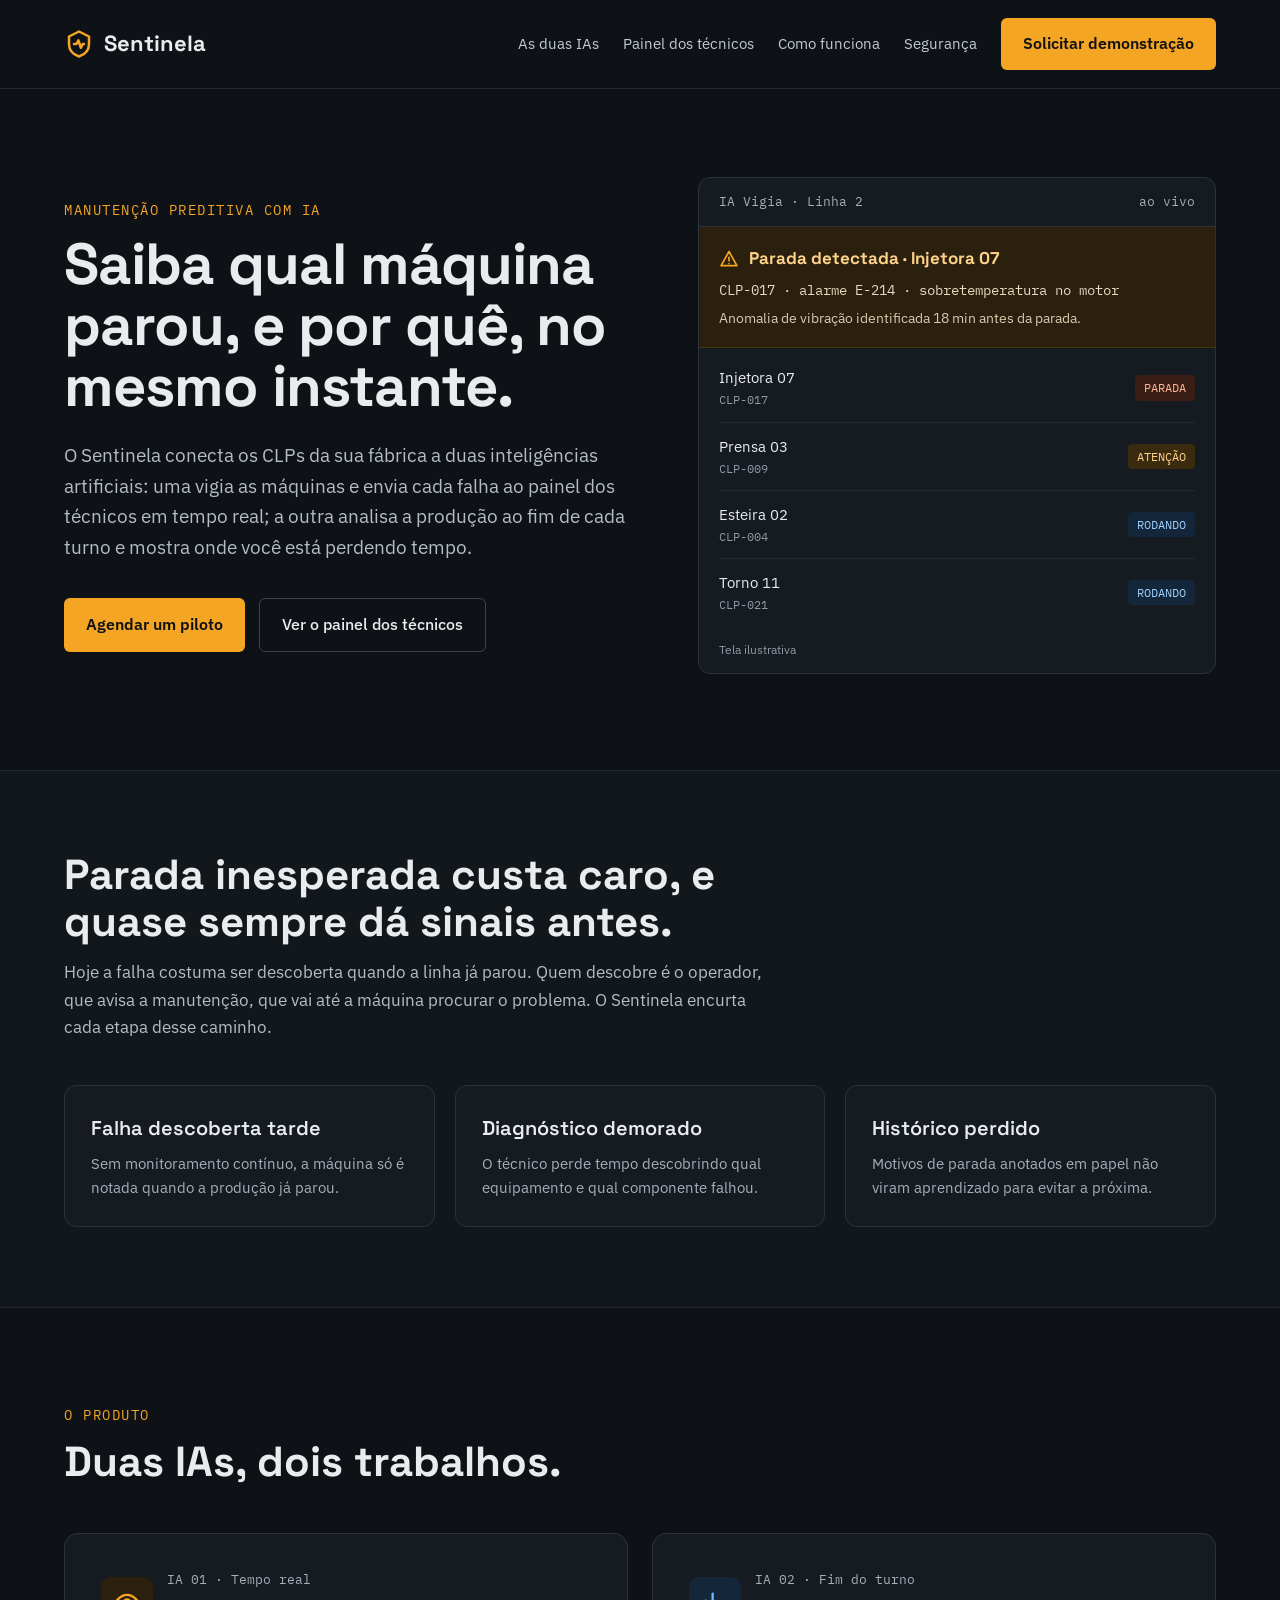
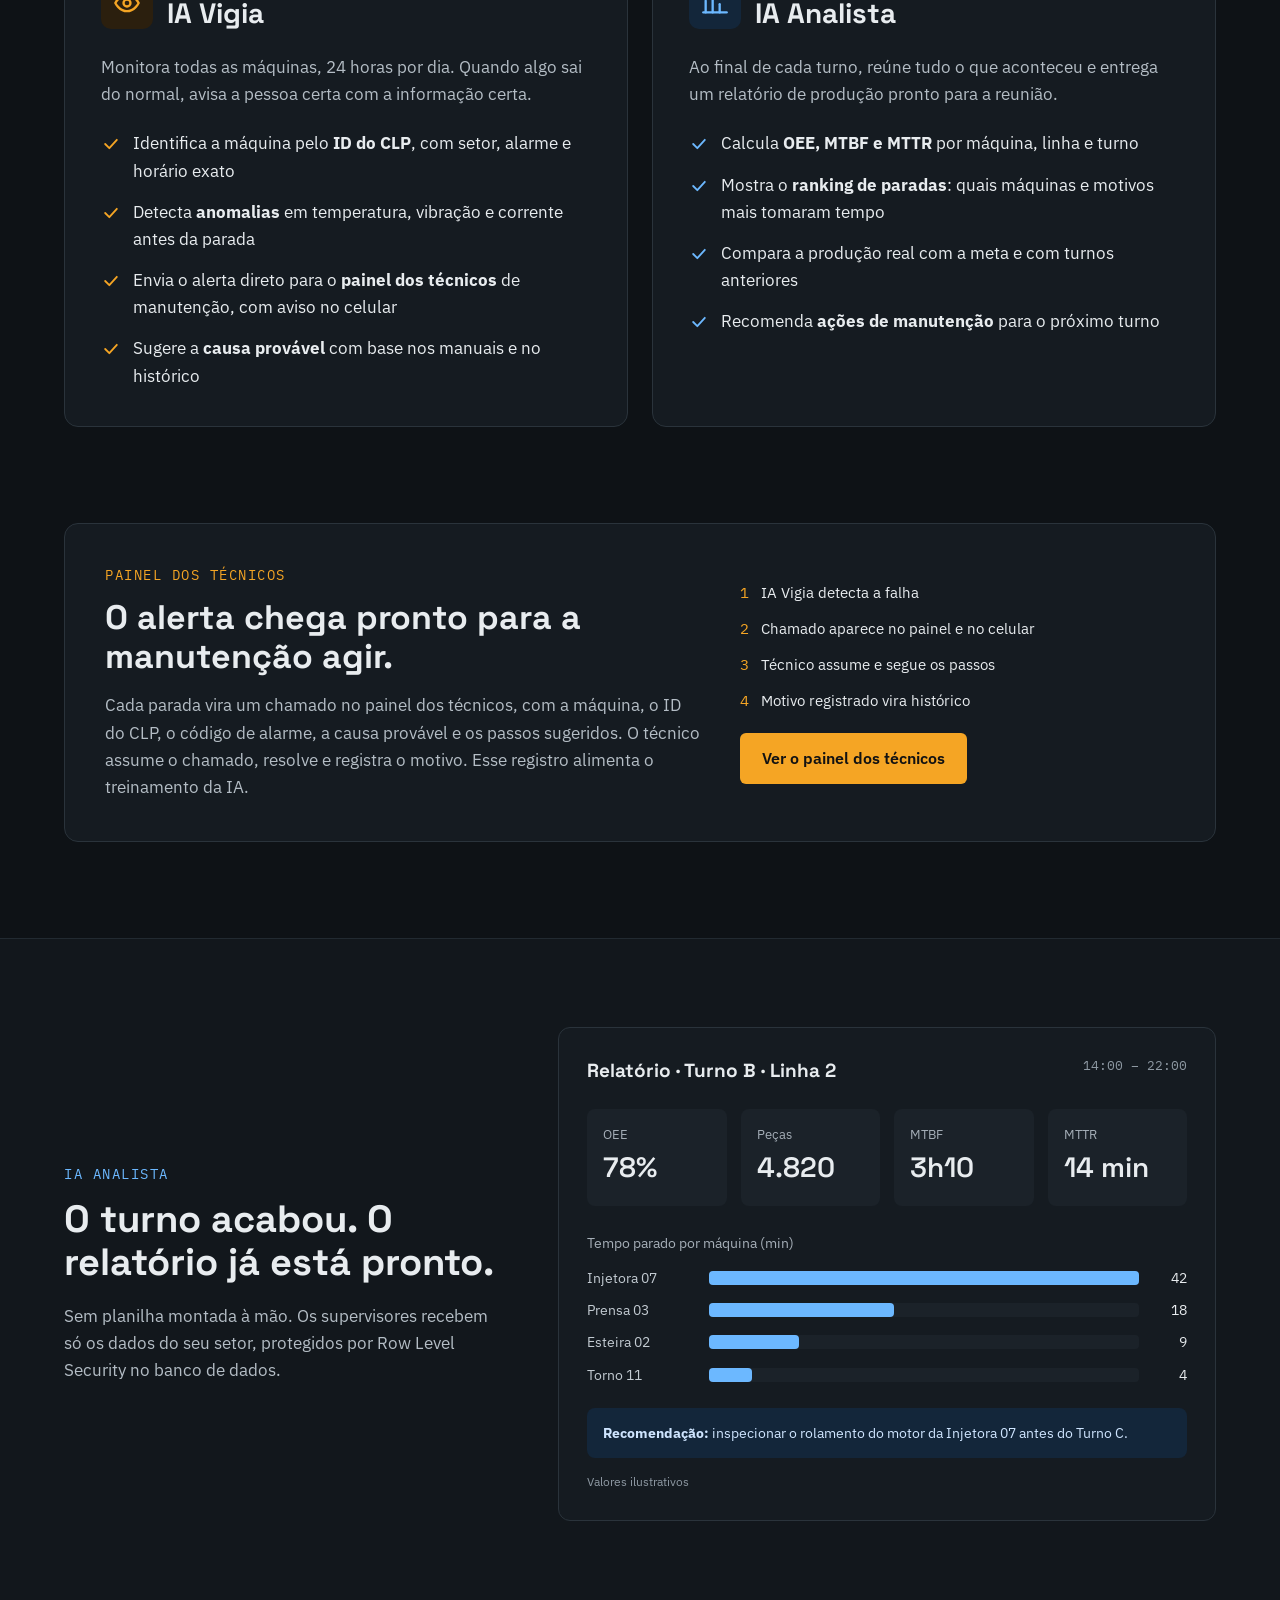
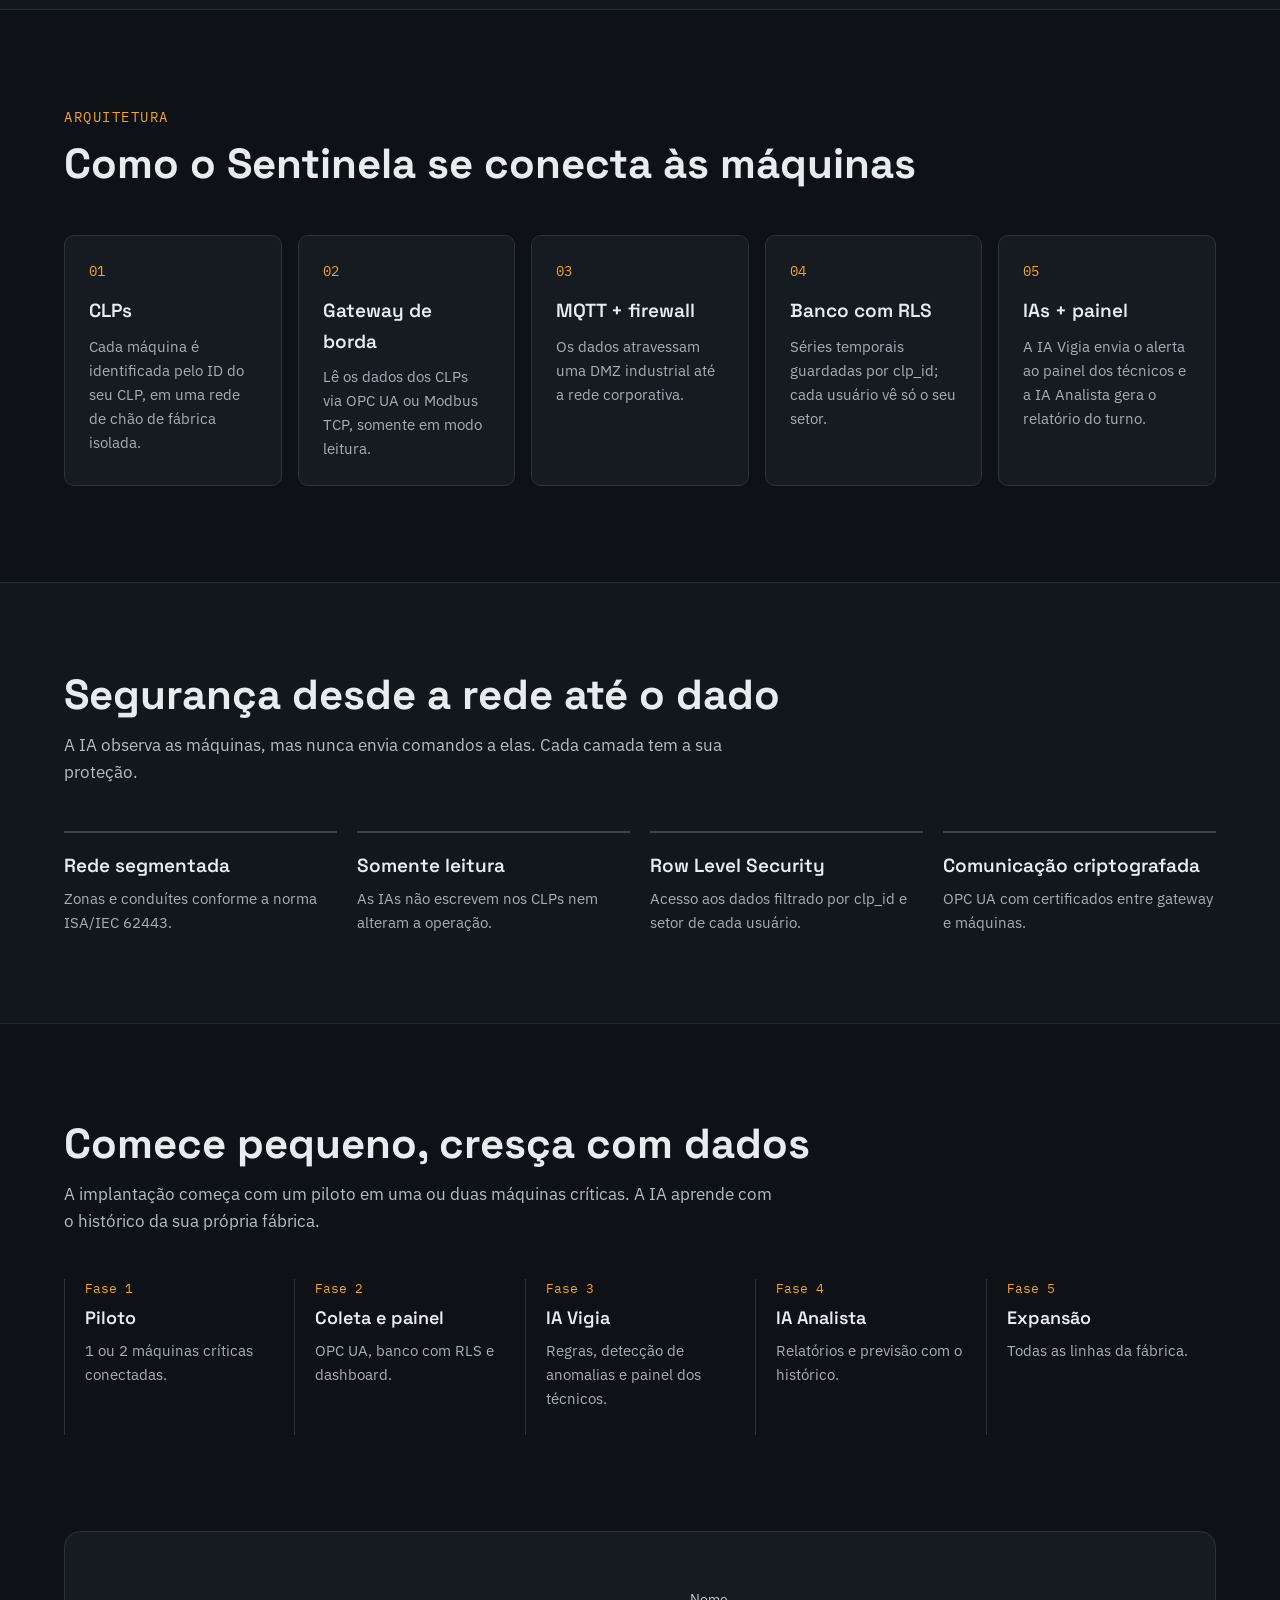
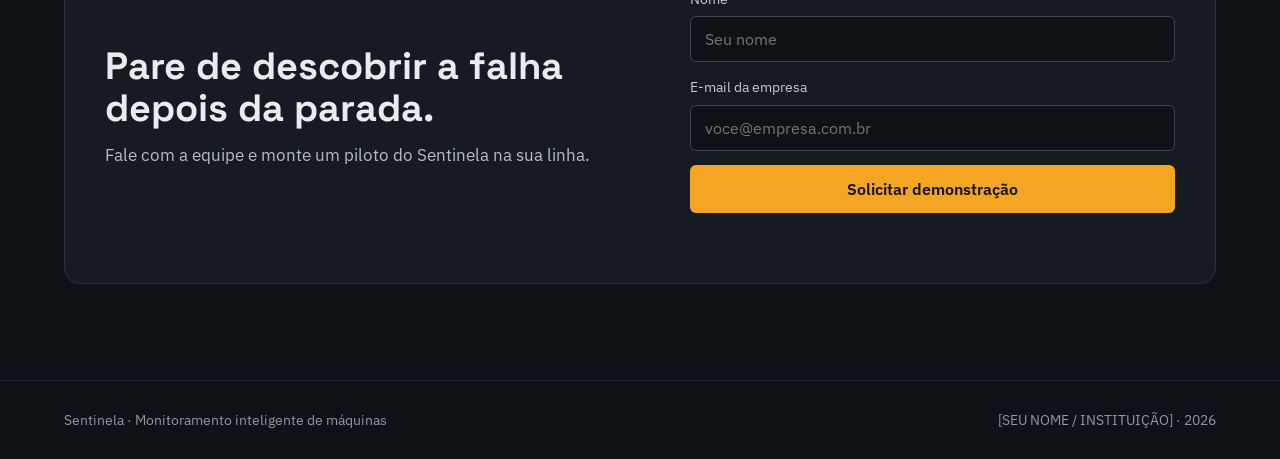
<file: index.html>
<!doctype html>
<html lang="pt-BR">
<head>
<meta charset="utf-8">
<meta name="viewport" content="width=device-width, initial-scale=1">
<title>Sentinela — Monitoramento inteligente de máquinas</title>
<meta name="description" content="Sentinela conecta os CLPs da fábrica a duas IAs: uma monitora as máquinas e alerta os técnicos, outra analisa a produção ao fim de cada turno.">
<link rel="preconnect" href="https://fonts.googleapis.com">
<link rel="preconnect" href="https://fonts.gstatic.com" crossorigin>
<link rel="stylesheet" href="https://fonts.googleapis.com/css2?family=Space+Grotesk:wght@500;600;700&family=IBM+Plex+Sans:wght@400;500;600&family=IBM+Plex+Mono:wght@400;500&display=swap">
<link rel="stylesheet" href="style.css">
<link rel="icon" href="data:image/svg+xml,%3Csvg xmlns='http://www.w3.org/2000/svg' viewBox='0 0 24 24' fill='none' stroke='%23F5A524' stroke-width='2' stroke-linecap='round' stroke-linejoin='round'%3E%3Cpath d='M12 2l8 4v6c0 5-3.5 8.5-8 10-4.5-1.5-8-5-8-10V6z'/%3E%3Cpath d='M8 12h2l1.5-3 2 6 1.5-3h1'/%3E%3C/svg%3E">
</head>
<body>

<header class="top">
<nav class="wrap" aria-label="Principal">
<a href="#topo" class="logo">
<svg width="30" height="30" viewBox="0 0 24 24" fill="none" stroke="#F5A524" stroke-width="2" stroke-linecap="round" stroke-linejoin="round" aria-hidden="true"><path d="M12 2l8 4v6c0 5-3.5 8.5-8 10-4.5-1.5-8-5-8-10V6z"/><path d="M8 12h2l1.5-3 2 6 1.5-3h1"/></svg>
<span>Sentinela</span>
</a>
<div class="links">
<a href="#ias">As duas IAs</a>
<a href="#painel">Painel dos técnicos</a>
<a href="#como-funciona">Como funciona</a>
<a href="#seguranca">Segurança</a>
<a href="#contato" class="btn">Solicitar demonstração</a>
</div>
</nav>
</header>

<main>
<!-- HERO -->
<section id="topo" class="wrap hero">
<div style="flex:1 1 480px;min-width:0">
<p class="eyebrow">Manutenção preditiva com IA</p>
<h1>Saiba qual máquina parou, e por quê, no mesmo instante.</h1>
<p class="lead">O Sentinela conecta os CLPs da sua fábrica a duas inteligências artificiais: uma vigia as máquinas e envia cada falha ao painel dos técnicos em tempo real; a outra analisa a produção ao fim de cada turno e mostra onde você está perdendo tempo.</p>
<div style="display:flex;flex-wrap:wrap;gap:14px">
<a href="#contato" class="btn">Agendar um piloto</a>
<a href="painel.html" class="btn btn-ghost">Ver o painel dos técnicos</a>
</div>
</div>

<div class="card" style="flex:1 1 420px;min-width:0;overflow:hidden">
<div class="mono" style="display:flex;justify-content:space-between;padding:14px 20px;border-bottom:1px solid var(--line2);font-size:13px;color:var(--muted2)">
<span>IA Vigia · Linha 2</span><span>ao vivo</span>
</div>
<div style="padding:18px 20px;background:#2B1F0E;border-bottom:1px solid #4A3512">
<div style="display:flex;align-items:center;gap:10px;margin-bottom:6px">
<svg width="20" height="20" viewBox="0 0 24 24" fill="none" stroke="#F5A524" stroke-width="2" stroke-linecap="round" stroke-linejoin="round" aria-hidden="true"><path d="M12 3l9.5 17h-19z"/><path d="M12 10v4"/><path d="M12 17.5v.01"/></svg>
<strong class="disp" style="font-size:17px;color:#FFD38A">Parada detectada · Injetora 07</strong>
</div>
<p class="mono" style="margin:0;font-size:14px;color:#E8D9C0">CLP-017 · alarme E-214 · sobretemperatura no motor</p>
<p style="margin:6px 0 0;font-size:14px;color:#D9C9AE">Anomalia de vibração identificada 18 min antes da parada.</p>
</div>
<div style="padding:6px 20px 8px">
<div class="mrow"><div><div>Injetora 07</div><div class="mono small">CLP-017</div></div><span class="badge b-crit">PARADA</span></div>
<div class="mrow"><div><div>Prensa 03</div><div class="mono small">CLP-009</div></div><span class="badge b-warn">ATENÇÃO</span></div>
<div class="mrow"><div><div>Esteira 02</div><div class="mono small">CLP-004</div></div><span class="badge b-ok">RODANDO</span></div>
<div class="mrow" style="border-bottom:none"><div><div>Torno 11</div><div class="mono small">CLP-021</div></div><span class="badge b-ok">RODANDO</span></div>
</div>
<p class="small" style="margin:0;padding:6px 20px 14px">Tela ilustrativa</p>
</div>
</section>

<!-- PROBLEMA -->
<section class="band">
<div class="wrap" style="padding-top:80px;padding-bottom:80px">
<h2 style="max-width:760px">Parada inesperada custa caro, e quase sempre dá sinais antes.</h2>
<p class="lead" style="margin:0 0 44px">Hoje a falha costuma ser descoberta quando a linha já parou. Quem descobre é o operador, que avisa a manutenção, que vai até a máquina procurar o problema. O Sentinela encurta cada etapa desse caminho.</p>
<div class="grid">
<div class="card" style="padding:26px"><p class="disp" style="margin:0 0 8px;font-size:20px;font-weight:600">Falha descoberta tarde</p><p style="margin:0;color:var(--muted2);font-size:15px">Sem monitoramento contínuo, a máquina só é notada quando a produção já parou.</p></div>
<div class="card" style="padding:26px"><p class="disp" style="margin:0 0 8px;font-size:20px;font-weight:600">Diagnóstico demorado</p><p style="margin:0;color:var(--muted2);font-size:15px">O técnico perde tempo descobrindo qual equipamento e qual componente falhou.</p></div>
<div class="card" style="padding:26px"><p class="disp" style="margin:0 0 8px;font-size:20px;font-weight:600">Histórico perdido</p><p style="margin:0;color:var(--muted2);font-size:15px">Motivos de parada anotados em papel não viram aprendizado para evitar a próxima.</p></div>
</div>
</div>
</section>

<!-- AS DUAS IAs -->
<section id="ias" class="wrap" style="padding-top:96px;padding-bottom:96px">
<p class="eyebrow">O produto</p>
<h2 style="margin-bottom:48px">Duas IAs, dois trabalhos.</h2>
<div class="row">

<article class="card" style="flex:1 1 440px;min-width:0;padding:36px;border-radius:14px">
<div style="display:flex;align-items:center;gap:14px;margin-bottom:18px">
<div style="width:52px;height:52px;border-radius:10px;background:#2B1F0E;display:flex;align-items:center;justify-content:center">
<svg width="28" height="28" viewBox="0 0 24 24" fill="none" stroke="#F5A524" stroke-width="2" stroke-linecap="round" stroke-linejoin="round" aria-hidden="true"><path d="M2 12s3.5-7 10-7 10 7 10 7-3.5 7-10 7-10-7-10-7z"/><circle cx="12" cy="12" r="3"/></svg>
</div>
<div><p class="mono" style="margin:0;font-size:13px;color:var(--muted2)">IA 01 · Tempo real</p><h3 style="margin:0;font-size:28px">IA Vigia</h3></div>
</div>
<p style="margin:0 0 22px;color:var(--muted)">Monitora todas as máquinas, 24 horas por dia. Quando algo sai do normal, avisa a pessoa certa com a informação certa.</p>
<ul class="check">
<li><svg width="20" height="20" viewBox="0 0 24 24" fill="none" stroke="#F5A524" stroke-width="2.2" stroke-linecap="round" stroke-linejoin="round" aria-hidden="true"><path d="M5 12l5 5 9-10"/></svg><span>Identifica a máquina pelo <strong>ID do CLP</strong>, com setor, alarme e horário exato</span></li>
<li><svg width="20" height="20" viewBox="0 0 24 24" fill="none" stroke="#F5A524" stroke-width="2.2" stroke-linecap="round" stroke-linejoin="round" aria-hidden="true"><path d="M5 12l5 5 9-10"/></svg><span>Detecta <strong>anomalias</strong> em temperatura, vibração e corrente antes da parada</span></li>
<li><svg width="20" height="20" viewBox="0 0 24 24" fill="none" stroke="#F5A524" stroke-width="2.2" stroke-linecap="round" stroke-linejoin="round" aria-hidden="true"><path d="M5 12l5 5 9-10"/></svg><span>Envia o alerta direto para o <strong>painel dos técnicos</strong> de manutenção, com aviso no celular</span></li>
<li><svg width="20" height="20" viewBox="0 0 24 24" fill="none" stroke="#F5A524" stroke-width="2.2" stroke-linecap="round" stroke-linejoin="round" aria-hidden="true"><path d="M5 12l5 5 9-10"/></svg><span>Sugere a <strong>causa provável</strong> com base nos manuais e no histórico</span></li>
</ul>
</article>

<article class="card" style="flex:1 1 440px;min-width:0;padding:36px;border-radius:14px">
<div style="display:flex;align-items:center;gap:14px;margin-bottom:18px">
<div style="width:52px;height:52px;border-radius:10px;background:#13263A;display:flex;align-items:center;justify-content:center">
<svg width="28" height="28" viewBox="0 0 24 24" fill="none" stroke="#6CB8FF" stroke-width="2" stroke-linecap="round" stroke-linejoin="round" aria-hidden="true"><path d="M4 20V10"/><path d="M10 20V4"/><path d="M16 20v-7"/><path d="M22 20H2"/></svg>
</div>
<div><p class="mono" style="margin:0;font-size:13px;color:var(--muted2)">IA 02 · Fim do turno</p><h3 style="margin:0;font-size:28px">IA Analista</h3></div>
</div>
<p style="margin:0 0 22px;color:var(--muted)">Ao final de cada turno, reúne tudo o que aconteceu e entrega um relatório de produção pronto para a reunião.</p>
<ul class="check">
<li><svg width="20" height="20" viewBox="0 0 24 24" fill="none" stroke="#6CB8FF" stroke-width="2.2" stroke-linecap="round" stroke-linejoin="round" aria-hidden="true"><path d="M5 12l5 5 9-10"/></svg><span>Calcula <strong>OEE, MTBF e MTTR</strong> por máquina, linha e turno</span></li>
<li><svg width="20" height="20" viewBox="0 0 24 24" fill="none" stroke="#6CB8FF" stroke-width="2.2" stroke-linecap="round" stroke-linejoin="round" aria-hidden="true"><path d="M5 12l5 5 9-10"/></svg><span>Mostra o <strong>ranking de paradas</strong>: quais máquinas e motivos mais tomaram tempo</span></li>
<li><svg width="20" height="20" viewBox="0 0 24 24" fill="none" stroke="#6CB8FF" stroke-width="2.2" stroke-linecap="round" stroke-linejoin="round" aria-hidden="true"><path d="M5 12l5 5 9-10"/></svg><span>Compara a produção real com a meta e com turnos anteriores</span></li>
<li><svg width="20" height="20" viewBox="0 0 24 24" fill="none" stroke="#6CB8FF" stroke-width="2.2" stroke-linecap="round" stroke-linejoin="round" aria-hidden="true"><path d="M5 12l5 5 9-10"/></svg><span>Recomenda <strong>ações de manutenção</strong> para o próximo turno</span></li>
</ul>
</article>

</div>
</section>

<!-- PAINEL DOS TÉCNICOS -->
<section id="painel" class="wrap" style="padding-bottom:96px">
<div class="card" style="padding:40px;border-radius:14px;display:flex;flex-wrap:wrap;gap:40px;align-items:center">
<div style="flex:1 1 460px;min-width:0">
<p class="eyebrow">Painel dos técnicos</p>
<h2 style="font-size:34px;line-height:1.15;margin-bottom:16px">O alerta chega pronto para a manutenção agir.</h2>
<p style="margin:0;color:var(--muted)">Cada parada vira um chamado no painel dos técnicos, com a máquina, o ID do CLP, o código de alarme, a causa provável e os passos sugeridos. O técnico assume o chamado, resolve e registra o motivo. Esse registro alimenta o treinamento da IA.</p>
</div>
<div style="flex:1 1 300px;min-width:0;display:flex;flex-direction:column;gap:12px;font-size:15px">
<div style="display:flex;gap:12px"><span class="mono" style="color:var(--accent)">1</span><span>IA Vigia detecta a falha</span></div>
<div style="display:flex;gap:12px"><span class="mono" style="color:var(--accent)">2</span><span>Chamado aparece no painel e no celular</span></div>
<div style="display:flex;gap:12px"><span class="mono" style="color:var(--accent)">3</span><span>Técnico assume e segue os passos</span></div>
<div style="display:flex;gap:12px"><span class="mono" style="color:var(--accent)">4</span><span>Motivo registrado vira histórico</span></div>
<a href="painel.html" class="btn" style="margin-top:8px;align-self:flex-start">Ver o painel dos técnicos</a>
</div>
</div>
</section>

<!-- RELATÓRIO DE TURNO -->
<section class="band">
<div class="wrap" style="padding-top:88px;padding-bottom:88px;display:flex;flex-wrap:wrap;gap:56px;align-items:center">
<div style="flex:1 1 340px;min-width:0">
<p class="eyebrow" style="color:var(--blue)">IA Analista</p>
<h2 style="font-size:38px;line-height:1.15;margin-bottom:18px">O turno acabou. O relatório já está pronto.</h2>
<p style="margin:0;color:var(--muted)">Sem planilha montada à mão. Os supervisores recebem só os dados do seu setor, protegidos por Row Level Security no banco de dados.</p>
</div>
<div class="card" style="flex:1 1 560px;min-width:0;padding:28px">
<div style="display:flex;flex-wrap:wrap;justify-content:space-between;gap:8px;margin-bottom:22px">
<strong class="disp" style="font-size:19px">Relatório · Turno B · Linha 2</strong>
<span class="mono small" style="font-size:13px">14:00 – 22:00</span>
</div>
<div style="display:grid;grid-template-columns:repeat(auto-fit,minmax(130px,1fr));gap:14px;margin-bottom:26px">
<div class="info" style="padding:16px"><p style="font-size:13px;color:var(--muted2)">OEE</p><p class="disp" style="font-size:28px;font-weight:600">78%</p></div>
<div class="info" style="padding:16px"><p style="font-size:13px;color:var(--muted2)">Peças</p><p class="disp" style="font-size:28px;font-weight:600">4.820</p></div>
<div class="info" style="padding:16px"><p style="font-size:13px;color:var(--muted2)">MTBF</p><p class="disp" style="font-size:28px;font-weight:600">3h10</p></div>
<div class="info" style="padding:16px"><p style="font-size:13px;color:var(--muted2)">MTTR</p><p class="disp" style="font-size:28px;font-weight:600">14 min</p></div>
</div>
<p style="margin:0 0 12px;font-size:14px;color:var(--muted2)">Tempo parado por máquina (min)</p>
<div id="bars" style="display:flex;flex-direction:column;gap:10px;margin-bottom:22px"></div>
<div style="background:#13263A;border-radius:8px;padding:14px 16px;font-size:14px;color:#CFE5FF"><strong>Recomendação:</strong> inspecionar o rolamento do motor da Injetora 07 antes do Turno C.</div>
<p class="small" style="margin:14px 0 0">Valores ilustrativos</p>
</div>
</div>
</section>

<!-- COMO FUNCIONA -->
<section id="como-funciona" class="wrap" style="padding-top:96px;padding-bottom:96px">
<p class="eyebrow">Arquitetura</p>
<h2 style="margin-bottom:48px">Como o Sentinela se conecta às máquinas</h2>
<div class="grid" style="grid-template-columns:repeat(auto-fit,minmax(200px,1fr));gap:16px">
<div class="card" style="padding:24px;border-radius:10px"><p class="mono" style="margin:0 0 14px;font-size:14px;color:var(--accent)">01</p><p class="disp" style="margin:0 0 8px;font-size:19px;font-weight:600">CLPs</p><p style="margin:0;font-size:15px;color:var(--muted2)">Cada máquina é identificada pelo ID do seu CLP, em uma rede de chão de fábrica isolada.</p></div>
<div class="card" style="padding:24px;border-radius:10px"><p class="mono" style="margin:0 0 14px;font-size:14px;color:var(--accent)">02</p><p class="disp" style="margin:0 0 8px;font-size:19px;font-weight:600">Gateway de borda</p><p style="margin:0;font-size:15px;color:var(--muted2)">Lê os dados dos CLPs via OPC UA ou Modbus TCP, somente em modo leitura.</p></div>
<div class="card" style="padding:24px;border-radius:10px"><p class="mono" style="margin:0 0 14px;font-size:14px;color:var(--accent)">03</p><p class="disp" style="margin:0 0 8px;font-size:19px;font-weight:600">MQTT + firewall</p><p style="margin:0;font-size:15px;color:var(--muted2)">Os dados atravessam uma DMZ industrial até a rede corporativa.</p></div>
<div class="card" style="padding:24px;border-radius:10px"><p class="mono" style="margin:0 0 14px;font-size:14px;color:var(--accent)">04</p><p class="disp" style="margin:0 0 8px;font-size:19px;font-weight:600">Banco com RLS</p><p style="margin:0;font-size:15px;color:var(--muted2)">Séries temporais guardadas por clp_id; cada usuário vê só o seu setor.</p></div>
<div class="card" style="padding:24px;border-radius:10px"><p class="mono" style="margin:0 0 14px;font-size:14px;color:var(--accent)">05</p><p class="disp" style="margin:0 0 8px;font-size:19px;font-weight:600">IAs + painel</p><p style="margin:0;font-size:15px;color:var(--muted2)">A IA Vigia envia o alerta ao painel dos técnicos e a IA Analista gera o relatório do turno.</p></div>
</div>
</section>

<!-- SEGURANÇA -->
<section id="seguranca" class="band">
<div class="wrap" style="padding-top:88px;padding-bottom:88px">
<h2>Segurança desde a rede até o dado</h2>
<p class="lead" style="margin:0 0 44px">A IA observa as máquinas, mas nunca envia comandos a elas. Cada camada tem a sua proteção.</p>
<div class="grid" style="grid-template-columns:repeat(auto-fit,minmax(250px,1fr))">
<div style="border-top:2px solid var(--line3);padding-top:18px"><p class="disp" style="margin:0 0 6px;font-size:19px;font-weight:600">Rede segmentada</p><p style="margin:0;font-size:15px;color:var(--muted2)">Zonas e conduítes conforme a norma ISA/IEC 62443.</p></div>
<div style="border-top:2px solid var(--line3);padding-top:18px"><p class="disp" style="margin:0 0 6px;font-size:19px;font-weight:600">Somente leitura</p><p style="margin:0;font-size:15px;color:var(--muted2)">As IAs não escrevem nos CLPs nem alteram a operação.</p></div>
<div style="border-top:2px solid var(--line3);padding-top:18px"><p class="disp" style="margin:0 0 6px;font-size:19px;font-weight:600">Row Level Security</p><p style="margin:0;font-size:15px;color:var(--muted2)">Acesso aos dados filtrado por clp_id e setor de cada usuário.</p></div>
<div style="border-top:2px solid var(--line3);padding-top:18px"><p class="disp" style="margin:0 0 6px;font-size:19px;font-weight:600">Comunicação criptografada</p><p style="margin:0;font-size:15px;color:var(--muted2)">OPC UA com certificados entre gateway e máquinas.</p></div>
</div>
</div>
</section>

<!-- IMPLANTAÇÃO -->
<section id="implantacao" class="wrap" style="padding-top:96px;padding-bottom:96px">
<h2>Comece pequeno, cresça com dados</h2>
<p class="lead" style="margin:0 0 44px">A implantação começa com um piloto em uma ou duas máquinas críticas. A IA aprende com o histórico da sua própria fábrica.</p>
<ol style="margin:0;padding:0;list-style:none;display:grid;grid-template-columns:repeat(auto-fit,minmax(200px,1fr))">
<li style="border-left:1px solid var(--line2);padding:0 20px 24px"><p class="mono" style="margin:0 0 4px;font-size:13px;color:var(--accent)">Fase 1</p><p class="disp" style="margin:0 0 6px;font-size:18px;font-weight:600">Piloto</p><p style="margin:0;font-size:15px;color:var(--muted2)">1 ou 2 máquinas críticas conectadas.</p></li>
<li style="border-left:1px solid var(--line2);padding:0 20px 24px"><p class="mono" style="margin:0 0 4px;font-size:13px;color:var(--accent)">Fase 2</p><p class="disp" style="margin:0 0 6px;font-size:18px;font-weight:600">Coleta e painel</p><p style="margin:0;font-size:15px;color:var(--muted2)">OPC UA, banco com RLS e dashboard.</p></li>
<li style="border-left:1px solid var(--line2);padding:0 20px 24px"><p class="mono" style="margin:0 0 4px;font-size:13px;color:var(--accent)">Fase 3</p><p class="disp" style="margin:0 0 6px;font-size:18px;font-weight:600">IA Vigia</p><p style="margin:0;font-size:15px;color:var(--muted2)">Regras, detecção de anomalias e painel dos técnicos.</p></li>
<li style="border-left:1px solid var(--line2);padding:0 20px 24px"><p class="mono" style="margin:0 0 4px;font-size:13px;color:var(--accent)">Fase 4</p><p class="disp" style="margin:0 0 6px;font-size:18px;font-weight:600">IA Analista</p><p style="margin:0;font-size:15px;color:var(--muted2)">Relatórios e previsão com o histórico.</p></li>
<li style="border-left:1px solid var(--line2);padding:0 20px 24px"><p class="mono" style="margin:0 0 4px;font-size:13px;color:var(--accent)">Fase 5</p><p class="disp" style="margin:0 0 6px;font-size:18px;font-weight:600">Expansão</p><p style="margin:0;font-size:15px;color:var(--muted2)">Todas as linhas da fábrica.</p></li>
</ol>
</section>

<!-- CONTATO -->
<section id="contato" class="wrap" style="padding-bottom:96px">
<div class="card" style="border-radius:16px;padding:56px 40px;display:flex;flex-wrap:wrap;gap:40px;align-items:center;justify-content:space-between">
<div style="flex:1 1 420px;min-width:0">
<h2 style="font-size:38px;line-height:1.1;margin-bottom:12px">Pare de descobrir a falha depois da parada.</h2>
<p style="margin:0;color:var(--muted)">Fale com a equipe e monte um piloto do Sentinela na sua linha.</p>
</div>
<form id="form" style="flex:1 1 360px;min-width:0;display:flex;flex-direction:column;gap:14px">
<label style="display:flex;flex-direction:column;gap:6px;font-size:14px;color:#C3CBD2">Nome
<input type="text" required placeholder="Seu nome" style="background:var(--bg);border:1px solid var(--line3);border-radius:6px;padding:12px 14px;color:var(--text);font-size:16px;min-height:44px;font-family:inherit">
</label>
<label style="display:flex;flex-direction:column;gap:6px;font-size:14px;color:#C3CBD2">E-mail da empresa
<input type="email" required placeholder="voce@empresa.com.br" style="background:var(--bg);border:1px solid var(--line3);border-radius:6px;padding:12px 14px;color:var(--text);font-size:16px;min-height:44px;font-family:inherit">
</label>
<button type="submit" class="btn" style="justify-content:center;min-height:48px">Solicitar demonstração</button>
<p id="form-ok" role="status" style="margin:0;font-size:14px;color:#9CCFFF"></p>
</form>
</div>
</section>
</main>

<footer style="border-top:1px solid var(--line)">
<div class="wrap" style="padding-top:28px;padding-bottom:28px;display:flex;flex-wrap:wrap;justify-content:space-between;gap:12px;font-size:14px;color:var(--muted3)">
<span>Sentinela · Monitoramento inteligente de máquinas</span>
<span>[SEU NOME / INSTITUIÇÃO] · 2026</span>
</div>
</footer>

<script>
  // Barras do relatório de turno
  var stops = [['Injetora 07', 42], ['Prensa 03', 18], ['Esteira 02', 9], ['Torno 11', 4]];
  var max = 42;
  document.getElementById('bars').innerHTML = stops.map(function (s) {
    return '<div style="display:flex;align-items:center;gap:12px;font-size:14px">' +
      '<span style="width:110px;flex:none;color:#C3CBD2">' + s[0] + '</span>' +
      '<div style="flex:1 1 auto;background:#1B2229;border-radius:4px;height:14px">' +
      '<div style="height:14px;border-radius:4px;background:#6CB8FF;width:' + Math.round(s[1] / max * 100) + '%"></div></div>' +
      '<span class="mono" style="width:36px;text-align:right">' + s[1] + '</span></div>';
  }).join('');

  // Formulário de demonstração (sem servidor no GitHub Pages)
  document.getElementById('form').addEventListener('submit', function (e) {
    e.preventDefault();
    document.getElementById('form-ok').textContent = 'Obrigado! Entraremos em contato em breve.';
    e.target.reset();
  });
</script>
</body>
</html>
</file>
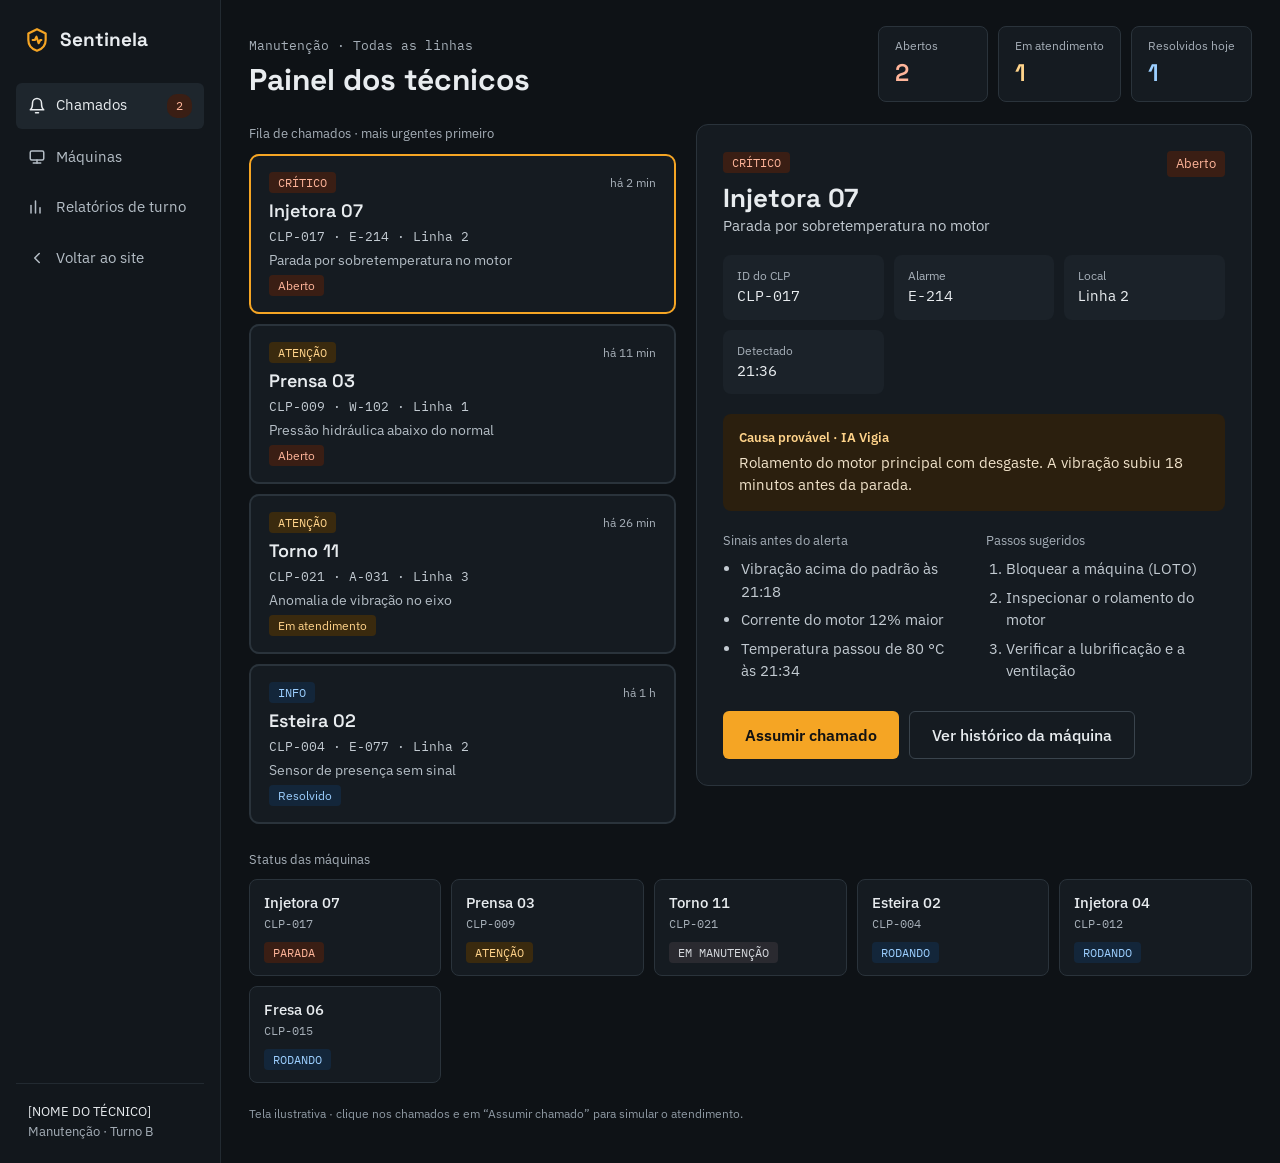
<file: painel.html>
<!doctype html>
<html lang="pt-BR">
<head>
<meta charset="utf-8">
<meta name="viewport" content="width=device-width, initial-scale=1">
<title>Painel dos técnicos — Sentinela</title>
<link rel="preconnect" href="https://fonts.googleapis.com">
<link rel="preconnect" href="https://fonts.gstatic.com" crossorigin>
<link rel="stylesheet" href="https://fonts.googleapis.com/css2?family=Space+Grotesk:wght@500;600;700&family=IBM+Plex+Sans:wght@400;500;600&family=IBM+Plex+Mono:wght@400;500&display=swap">
<link rel="stylesheet" href="style.css">
<link rel="icon" href="data:image/svg+xml,%3Csvg xmlns='http://www.w3.org/2000/svg' viewBox='0 0 24 24' fill='none' stroke='%23F5A524' stroke-width='2' stroke-linecap='round' stroke-linejoin='round'%3E%3Cpath d='M12 2l8 4v6c0 5-3.5 8.5-8 10-4.5-1.5-8-5-8-10V6z'/%3E%3Cpath d='M8 12h2l1.5-3 2 6 1.5-3h1'/%3E%3C/svg%3E">
</head>
<body>
<div class="app">

<aside class="side">
<a href="index.html" class="logo" style="padding:4px 8px 22px">
<svg width="26" height="26" viewBox="0 0 24 24" fill="none" stroke="#F5A524" stroke-width="2" stroke-linecap="round" stroke-linejoin="round" aria-hidden="true"><path d="M12 2l8 4v6c0 5-3.5 8.5-8 10-4.5-1.5-8-5-8-10V6z"/><path d="M8 12h2l1.5-3 2 6 1.5-3h1"/></svg>
<span style="font-size:19px">Sentinela</span>
</a>
<a href="#alertas" class="item on">
<svg width="18" height="18" viewBox="0 0 24 24" fill="none" stroke="currentColor" stroke-width="2" stroke-linecap="round" stroke-linejoin="round" aria-hidden="true"><path d="M6 8a6 6 0 0112 0c0 7 3 9 3 9H3s3-2 3-9"/><path d="M10 21h4"/></svg>
Chamados
<span class="badge b-crit" style="margin-left:auto;border-radius:10px" id="side-open">0</span>
</a>
<a href="#maquinas" class="item">
<svg width="18" height="18" viewBox="0 0 24 24" fill="none" stroke="currentColor" stroke-width="2" stroke-linecap="round" stroke-linejoin="round" aria-hidden="true"><rect x="3" y="4" width="18" height="12" rx="2"/><path d="M7 20h10"/><path d="M12 16v4"/></svg>
Máquinas
</a>
<a href="index.html#ias" class="item">
<svg width="18" height="18" viewBox="0 0 24 24" fill="none" stroke="currentColor" stroke-width="2" stroke-linecap="round" stroke-linejoin="round" aria-hidden="true"><path d="M4 20V10"/><path d="M10 20V4"/><path d="M16 20v-7"/></svg>
Relatórios de turno
</a>
<a href="index.html" class="item">
<svg width="18" height="18" viewBox="0 0 24 24" fill="none" stroke="currentColor" stroke-width="2" stroke-linecap="round" stroke-linejoin="round" aria-hidden="true"><path d="M15 18l-6-6 6-6"/></svg>
Voltar ao site
</a>
<div style="margin-top:auto;padding:18px 12px 0;border-top:1px solid var(--line);font-size:13px;color:var(--muted2)">
<p style="margin:0;color:var(--text)">[NOME DO TÉCNICO]</p>
<p style="margin:0">Manutenção · Turno B</p>
</div>
</aside>

<main class="main">
<div style="display:flex;flex-wrap:wrap;justify-content:space-between;align-items:flex-end;gap:16px;margin-bottom:22px">
<div>
<p class="mono" style="margin:0;font-size:13px;color:var(--muted2)">Manutenção · Todas as linhas</p>
<h1 style="margin:2px 0 0;font-size:30px">Painel dos técnicos</h1>
</div>
<div style="display:flex;flex-wrap:wrap;gap:10px">
<div class="kpi"><p style="font-size:12px;color:var(--muted2)">Abertos</p><p class="n" style="color:#FFB59A" id="k-open">0</p></div>
<div class="kpi"><p style="font-size:12px;color:var(--muted2)">Em atendimento</p><p class="n" style="color:#FFD38A" id="k-prog">0</p></div>
<div class="kpi"><p style="font-size:12px;color:var(--muted2)">Resolvidos hoje</p><p class="n" style="color:#9CCFFF" id="k-done">0</p></div>
</div>
</div>

<div id="alertas" style="display:flex;flex-wrap:wrap;gap:20px;align-items:flex-start">
<section style="flex:1 1 380px;min-width:0" aria-label="Fila de chamados">
<p style="margin:0 0 10px;font-size:13px;color:var(--muted2)">Fila de chamados · mais urgentes primeiro</p>
<div id="queue" style="display:flex;flex-direction:column;gap:10px"></div>
</section>
<section id="detail" class="card" style="flex:2 1 460px;min-width:0;padding:26px" aria-live="polite"></section>
</div>

<section id="maquinas" style="margin-top:26px">
<p style="margin:0 0 10px;font-size:13px;color:var(--muted2)">Status das máquinas</p>
<div id="machines" style="display:grid;grid-template-columns:repeat(auto-fit,minmax(170px,1fr));gap:10px"></div>
</section>

<p class="small" style="margin:22px 0 0">Tela ilustrativa · clique nos chamados e em “Assumir chamado” para simular o atendimento.</p>
</main>
</div>

<script>
var LV = { 'CRÍTICO': 'b-crit', 'ATENÇÃO': 'b-warn', 'INFO': 'b-ok' };
var ST = {
  aberto:      { label: 'Aberto',         cls: 'b-crit', action: 'Assumir chamado' },
  atendimento: { label: 'Em atendimento', cls: 'b-warn', action: 'Encerrar chamado' },
  resolvido:   { label: 'Resolvido',      cls: 'b-ok',   action: '' }
};
var alerts = [
  { machine: 'Injetora 07', clp: 'CLP-017', code: 'E-214', line: 'Linha 2', level: 'CRÍTICO', time: 'há 2 min', clock: '21:36',
    title: 'Parada por sobretemperatura no motor',
    cause: 'Rolamento do motor principal com desgaste. A vibração subiu 18 minutos antes da parada.',
    signals: ['Vibração acima do padrão às 21:18', 'Corrente do motor 12% maior', 'Temperatura passou de 80 °C às 21:34'],
    steps: ['Bloquear a máquina (LOTO)', 'Inspecionar o rolamento do motor', 'Verificar a lubrificação e a ventilação'],
    status: 'aberto' },
  { machine: 'Prensa 03', clp: 'CLP-009', code: 'W-102', line: 'Linha 1', level: 'ATENÇÃO', time: 'há 11 min', clock: '21:27',
    title: 'Pressão hidráulica abaixo do normal',
    cause: 'Possível vazamento ou filtro saturado no circuito hidráulico.',
    signals: ['Queda gradual de pressão na última hora', 'Ciclo 6% mais lento'],
    steps: ['Verificar o nível do óleo', 'Procurar vazamentos nas mangueiras', 'Checar o filtro de retorno'],
    status: 'aberto' },
  { machine: 'Torno 11', clp: 'CLP-021', code: 'A-031', line: 'Linha 3', level: 'ATENÇÃO', time: 'há 26 min', clock: '21:12',
    title: 'Anomalia de vibração no eixo',
    cause: 'Desbalanceamento ou fixação solta da peça no eixo.',
    signals: ['Pico de vibração intermitente', 'Ruído fora do padrão'],
    steps: ['Conferir a fixação da placa', 'Verificar o balanceamento'],
    status: 'atendimento' },
  { machine: 'Esteira 02', clp: 'CLP-004', code: 'E-077', line: 'Linha 2', level: 'INFO', time: 'há 1 h', clock: '20:31',
    title: 'Sensor de presença sem sinal',
    cause: 'Sensor desalinhado após limpeza da esteira.',
    signals: ['Sinal do sensor zerado'],
    steps: ['Realinhar o sensor', 'Testar a detecção de peças'],
    status: 'resolvido' }
];
var machines = [
  { name: 'Injetora 07', clp: 'CLP-017', idx: 0, base: 'PARADA' },
  { name: 'Prensa 03',   clp: 'CLP-009', idx: 1, base: 'ATENÇÃO' },
  { name: 'Torno 11',    clp: 'CLP-021', idx: 2, base: 'ATENÇÃO' },
  { name: 'Esteira 02',  clp: 'CLP-004', idx: 3, base: 'RODANDO' },
  { name: 'Injetora 04', clp: 'CLP-012', idx: -1, base: 'RODANDO' },
  { name: 'Fresa 06',    clp: 'CLP-015', idx: -1, base: 'RODANDO' }
];
var MS = { 'PARADA': 'b-crit', 'ATENÇÃO': 'b-warn', 'RODANDO': 'b-ok', 'EM MANUTENÇÃO': 'b-neutral' };
var sel = 0;

function el(id) { return document.getElementById(id); }

function render() {
  var c = { aberto: 0, atendimento: 0, resolvido: 0 };
  alerts.forEach(function (a) { c[a.status]++; });
  el('k-open').textContent = c.aberto;
  el('k-prog').textContent = c.atendimento;
  el('k-done').textContent = c.resolvido;
  el('side-open').textContent = c.aberto;

  el('queue').innerHTML = alerts.map(function (a, i) {
    var st = ST[a.status];
    return '<button type="button" class="alert' + (i === sel ? ' sel' : '') + '" data-i="' + i + '" aria-pressed="' + (i === sel) + '">' +
      '<span style="display:flex;justify-content:space-between;align-items:center;gap:10px;width:100%">' +
      '<span class="badge ' + LV[a.level] + '">' + a.level + '</span>' +
      '<span style="font-size:12px;color:var(--muted2)">' + a.time + '</span></span>' +
      '<span class="disp" style="font-size:18px;font-weight:600">' + a.machine + '</span>' +
      '<span class="mono" style="font-size:13px;color:#C3CBD2">' + a.clp + ' · ' + a.code + ' · ' + a.line + '</span>' +
      '<span style="font-size:14px;color:var(--muted)">' + a.title + '</span>' +
      '<span class="badge ' + st.cls + '" style="align-self:flex-start;font-family:inherit">' + st.label + '</span>' +
      '</button>';
  }).join('');

  var d = alerts[sel], dst = ST[d.status];
  var actions = d.status === 'resolvido'
    ? '<div style="background:#13263A;border-radius:8px;padding:14px 16px;color:#CFE5FF"><strong>Chamado encerrado.</strong> O motivo registrado entra no histórico e ajuda a treinar a IA.</div>'
    : '<div style="display:flex;flex-wrap:wrap;gap:10px"><button type="button" class="btn" id="advance">' + dst.action + '</button>' +
      '<button type="button" class="btn btn-ghost">Ver histórico da máquina</button></div>';

  el('detail').innerHTML =
    '<div style="display:flex;flex-wrap:wrap;justify-content:space-between;gap:12px;margin-bottom:18px"><div>' +
      '<span class="badge ' + LV[d.level] + '">' + d.level + '</span>' +
      '<h2 style="margin:10px 0 2px;font-size:26px">' + d.machine + '</h2>' +
      '<p style="margin:0;color:#C3CBD2">' + d.title + '</p></div>' +
      '<span class="badge ' + dst.cls + '" style="align-self:flex-start;font-size:13px;font-family:inherit">' + dst.label + '</span></div>' +
    '<div style="display:grid;grid-template-columns:repeat(auto-fit,minmax(130px,1fr));gap:10px;margin-bottom:20px">' +
      '<div class="info"><p style="font-size:12px;color:var(--muted2)">ID do CLP</p><p class="mono">' + d.clp + '</p></div>' +
      '<div class="info"><p style="font-size:12px;color:var(--muted2)">Alarme</p><p class="mono">' + d.code + '</p></div>' +
      '<div class="info"><p style="font-size:12px;color:var(--muted2)">Local</p><p>' + d.line + '</p></div>' +
      '<div class="info"><p style="font-size:12px;color:var(--muted2)">Detectado</p><p>' + d.clock + '</p></div></div>' +
    '<div style="background:#2B1F0E;border-radius:8px;padding:14px 16px;margin-bottom:20px">' +
      '<p style="margin:0 0 4px;font-size:13px;color:#FFD38A;font-weight:600">Causa provável · IA Vigia</p>' +
      '<p style="margin:0;color:#F0E2CA">' + d.cause + '</p></div>' +
    '<div style="display:flex;flex-wrap:wrap;gap:24px;margin-bottom:22px">' +
      '<div style="flex:1 1 220px;min-width:0"><p style="margin:0 0 8px;font-size:13px;color:var(--muted2)">Sinais antes do alerta</p>' +
      '<ul style="margin:0;padding-left:18px;color:#C3CBD2">' + d.signals.map(function (s) { return '<li style="margin-bottom:6px">' + s + '</li>'; }).join('') + '</ul></div>' +
      '<div style="flex:1 1 220px;min-width:0"><p style="margin:0 0 8px;font-size:13px;color:var(--muted2)">Passos sugeridos</p>' +
      '<ol style="margin:0;padding-left:20px;color:#C3CBD2">' + d.steps.map(function (s) { return '<li style="margin-bottom:6px">' + s + '</li>'; }).join('') + '</ol></div></div>' +
    actions;

  el('machines').innerHTML = machines.map(function (m) {
    var s = m.base;
    if (m.idx >= 0) {
      var a = alerts[m.idx].status;
      if (a === 'resolvido') s = 'RODANDO';
      else if (a === 'atendimento') s = 'EM MANUTENÇÃO';
    }
    return '<div class="card" style="border-radius:8px;padding:12px 14px">' +
      '<p style="margin:0;font-weight:500">' + m.name + '</p>' +
      '<p class="mono" style="margin:0 0 8px;font-size:12px;color:var(--muted2)">' + m.clp + '</p>' +
      '<span class="badge ' + MS[s] + '">' + s + '</span></div>';
  }).join('');

  var adv = el('advance');
  if (adv) adv.addEventListener('click', function () {
    var a = alerts[sel];
    a.status = a.status === 'aberto' ? 'atendimento' : 'resolvido';
    render();
  });
}

el('queue').addEventListener('click', function (e) {
  var b = e.target.closest('button[data-i]');
  if (!b) return;
  sel = +b.getAttribute('data-i');
  render();
});

render();
</script>
</body>
</html>
</file>
<file: style.css>
:root{
  --bg:#0E1216;--bg2:#12171C;--card:#151B21;--card2:#1B2229;
  --line:#222A31;--line2:#2A333B;--line3:#3A444D;
  --text:#E8ECEF;--muted:#B4BDC5;--muted2:#A6AFB8;--muted3:#8E99A3;
  --accent:#F5A524;--accent-h:#FFC861;--blue:#6CB8FF;
}
*{box-sizing:border-box}
html{scroll-behavior:smooth}
body{margin:0;background:var(--bg);color:var(--text);font-family:'IBM Plex Sans',system-ui,sans-serif;font-size:17px;line-height:1.6}
a{color:var(--accent)}a:hover{color:var(--accent-h)}
h1,h2,h3,.disp{font-family:'Space Grotesk',sans-serif}
.mono{font-family:'IBM Plex Mono',monospace}
.wrap{max-width:1200px;margin:0 auto;padding:0 24px}
.band{background:var(--bg2);border-top:1px solid var(--line);border-bottom:1px solid var(--line)}
.eyebrow{margin:0 0 12px;font-family:'IBM Plex Mono',monospace;font-size:14px;color:var(--accent);letter-spacing:1.5px;text-transform:uppercase}
.lead{color:var(--muted);max-width:720px}
.btn{display:inline-flex;align-items:center;min-height:44px;padding:13px 22px;border-radius:6px;font-weight:600;text-decoration:none;background:var(--accent);color:#121212;border:none;font-family:inherit;font-size:16px;cursor:pointer}
.btn:hover{background:var(--accent-h);color:#121212}
.btn-ghost{background:transparent;color:var(--text);border:1px solid var(--line3);font-weight:500}
.btn-ghost:hover{background:#1E262D;color:var(--text)}
.card{background:var(--card);border:1px solid var(--line2);border-radius:12px}
.grid{display:grid;grid-template-columns:repeat(auto-fit,minmax(240px,1fr));gap:20px}
.row{display:flex;flex-wrap:wrap;gap:24px}
.badge{font-family:'IBM Plex Mono',monospace;font-size:12px;padding:3px 9px;border-radius:4px;white-space:nowrap}
.b-crit{background:#3A1E14;color:#FFB59A}
.b-warn{background:#3A2A0E;color:#FFD38A}
.b-ok{background:#13263A;color:#9CCFFF}
.b-neutral{background:#2A2A30;color:#D6D9DE}
.check{list-style:none;margin:0;padding:0;display:flex;flex-direction:column;gap:14px}
.check li{display:flex;gap:12px}
.check svg{flex:none;margin-top:4px}

/* NAV */
header.top{border-bottom:1px solid var(--line)}
header.top nav{display:flex;flex-wrap:wrap;align-items:center;justify-content:space-between;gap:16px;padding-top:18px;padding-bottom:18px}
.logo{display:flex;align-items:center;gap:10px;text-decoration:none;color:var(--text)}
.logo span{font-family:'Space Grotesk',sans-serif;font-weight:700;font-size:22px}
.links{display:flex;flex-wrap:wrap;align-items:center;gap:24px;font-size:15px}
.links a:not(.btn){color:#C3CBD2;text-decoration:none}
.links a:not(.btn):hover{color:var(--text)}

/* HERO */
.hero{display:flex;flex-wrap:wrap;gap:56px;align-items:center;padding-top:88px;padding-bottom:96px}
.hero h1{margin:0 0 24px;font-size:clamp(38px,5vw,58px);line-height:1.05;letter-spacing:-1px}
.hero p.lead{font-size:19px;margin:0 0 36px}
.mrow{display:flex;justify-content:space-between;align-items:center;padding:12px 0;border-bottom:1px solid var(--line);font-size:15px}
.small{font-size:12px;color:var(--muted3)}

section h2{margin:0 0 14px;font-size:clamp(30px,3.6vw,42px);line-height:1.12}

/* PAINEL */
.app{display:flex;flex-wrap:wrap;min-height:100vh;font-size:15px;line-height:1.5}
.side{flex:1 1 220px;max-width:100%;background:var(--bg2);border-right:1px solid var(--line);padding:22px 16px;display:flex;flex-direction:column;gap:6px}
.side a.item{display:flex;align-items:center;gap:10px;padding:11px 12px;border-radius:6px;color:var(--muted);text-decoration:none;min-height:44px}
.side a.item.on{background:#1E262D;color:var(--text)}
.side a.item:hover{color:var(--text)}
.main{flex:999 1 560px;min-width:0;padding:26px 28px 40px}
.kpi{background:var(--card);border:1px solid var(--line2);border-radius:8px;padding:10px 16px;min-width:110px}
.kpi p{margin:0}
.kpi .n{font-family:'Space Grotesk',sans-serif;font-size:24px;font-weight:600}
.alert{width:100%;text-align:left;font-family:inherit;color:var(--text);background:var(--card);border:2px solid var(--line2);border-radius:10px;padding:16px 18px;cursor:pointer;display:flex;flex-direction:column;gap:6px}
.alert.sel{border-color:var(--accent)}
.alert:focus-visible,.btn:focus-visible{outline:2px solid var(--blue);outline-offset:2px}
.info{background:var(--card2);border-radius:8px;padding:12px 14px}
.info p{margin:0}

@media (max-width:640px){
  .main{padding:20px 16px 32px}
  .hero{padding-top:56px;padding-bottom:64px}
  .links{gap:14px}
}
</file>
